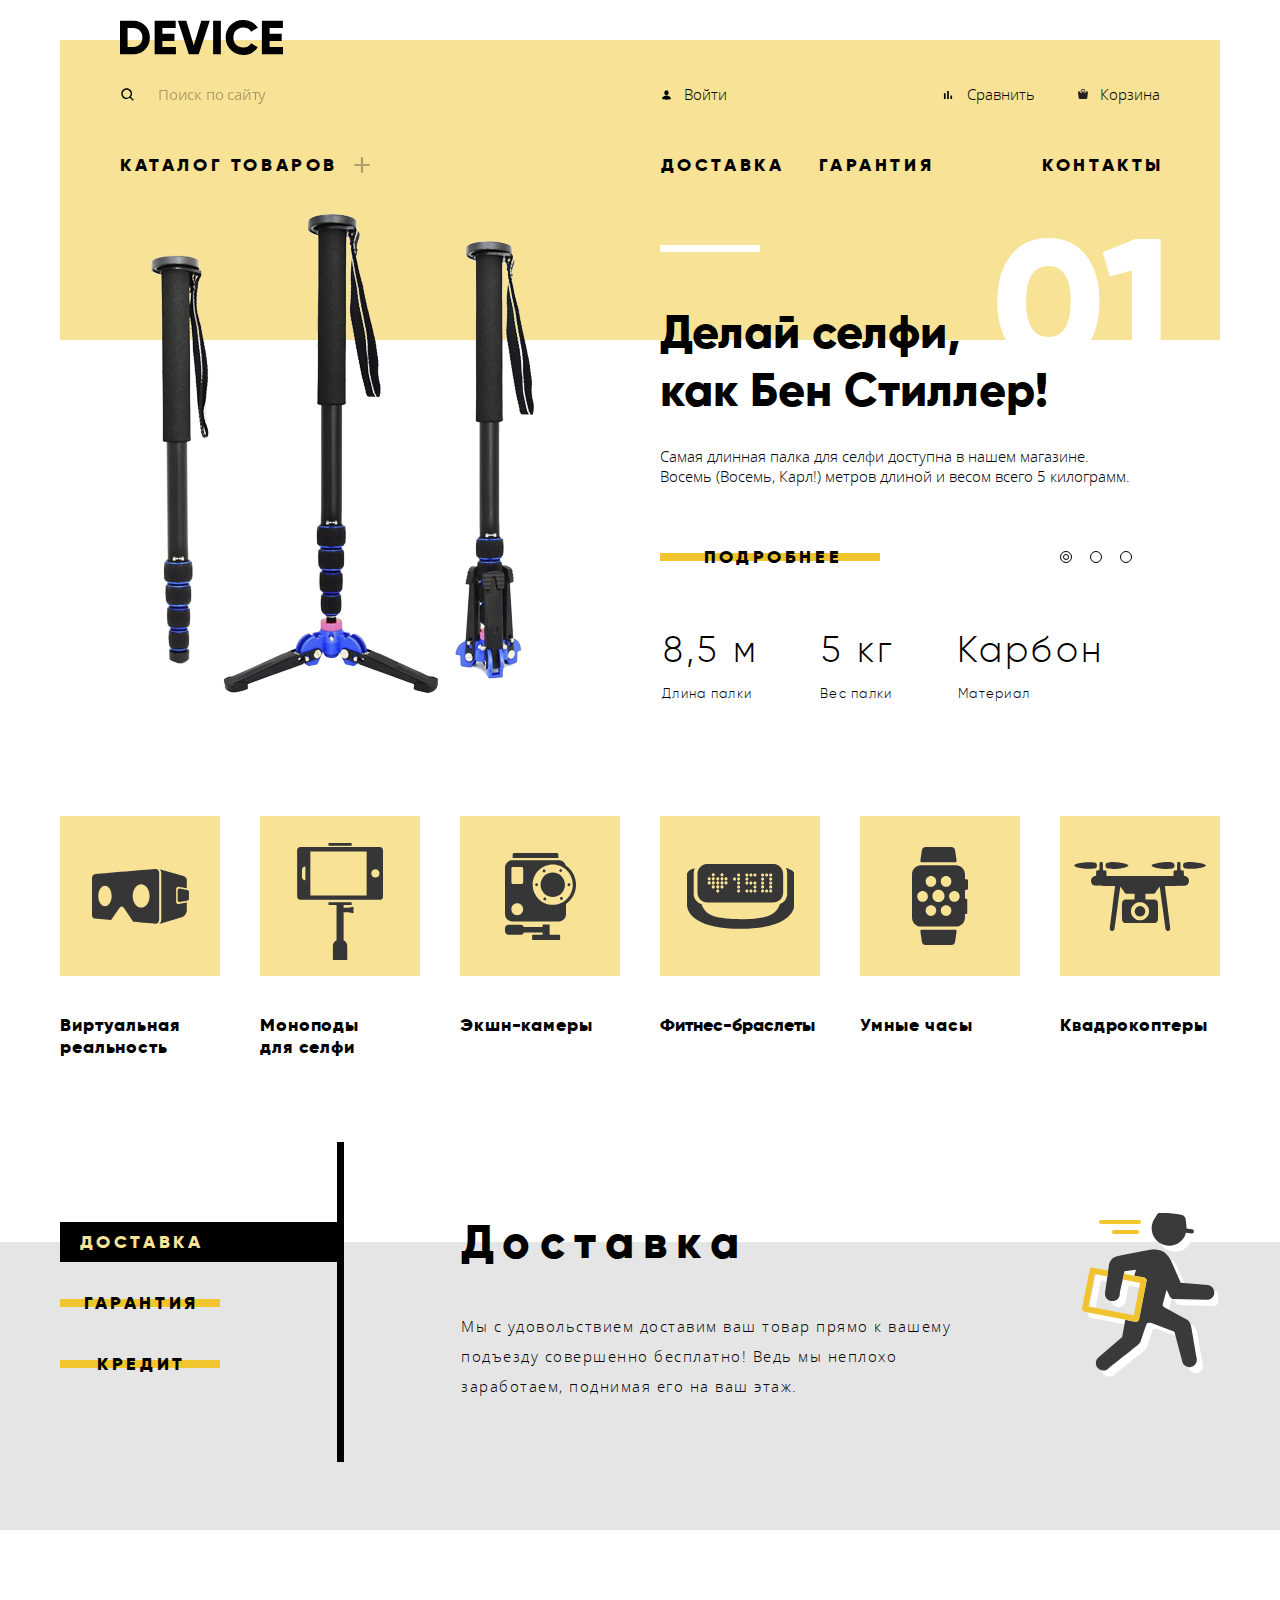
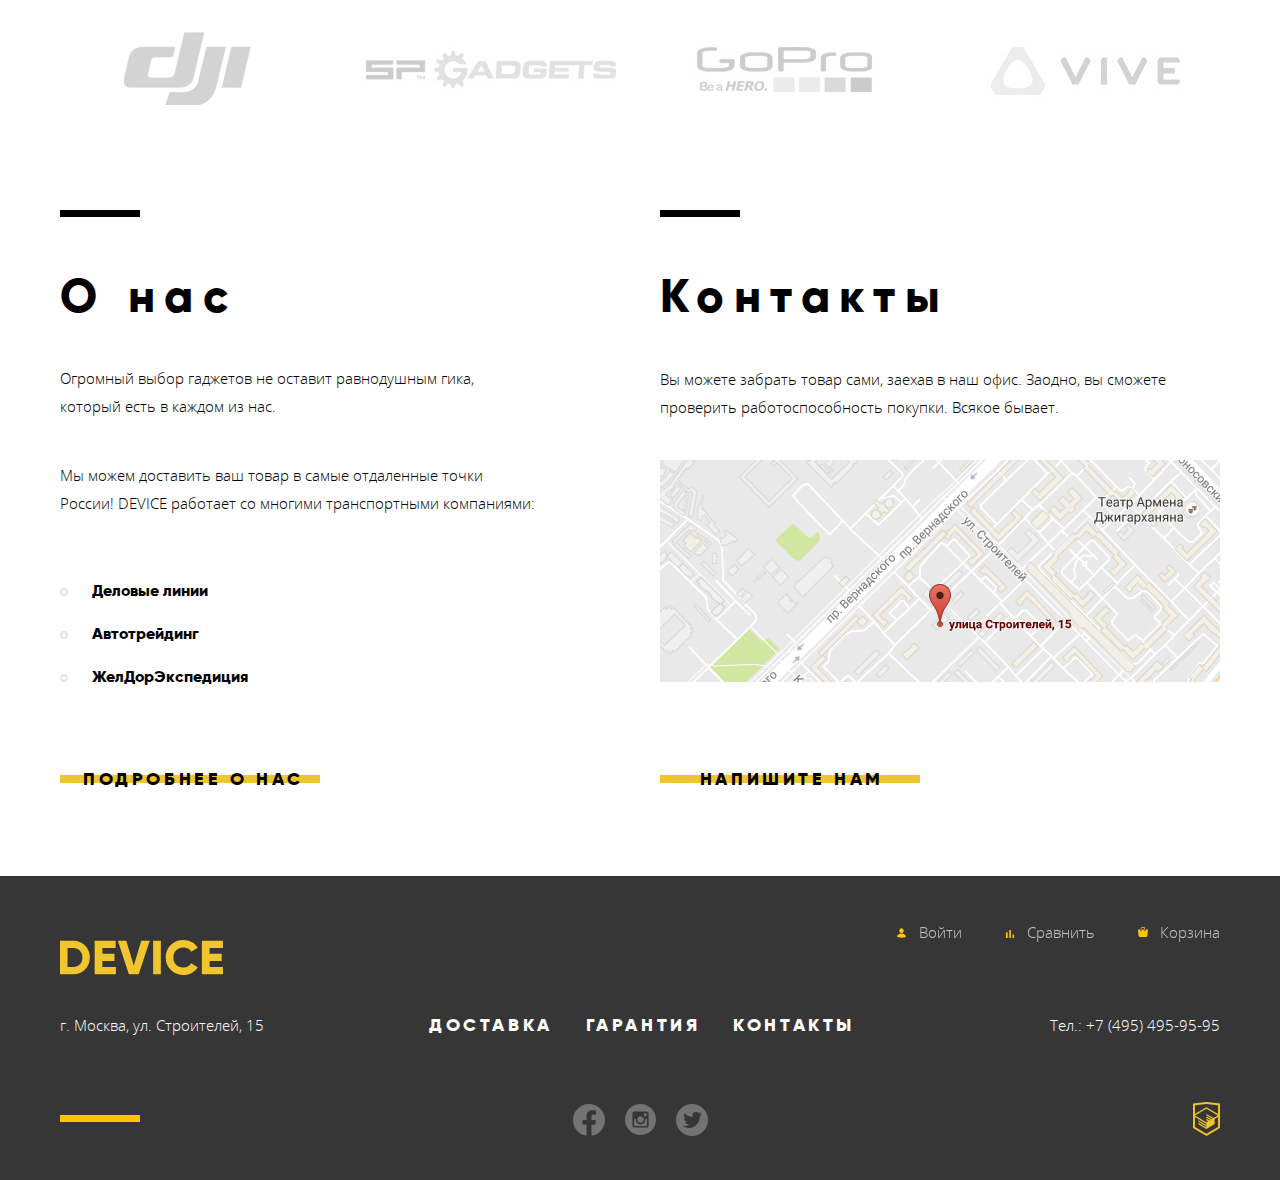
<file: index.html>
<!DOCTYPE html>
<html class="page" lang="ru">

<head>
  <meta charset="utf-8">
  <title>HTML Academy: Девайс</title>
  <link rel="stylesheet" href="css/normalize.css">
  <link rel="stylesheet" href="css/min.style.css">
</head>

<body class="page-body">
  <header class="main-header container">
    <nav class="main-navigation">
      <a class="main-header-logo">
        <img src="./img/logo-device-black.svg" alt="Логотип DEVICE" width="163" height="35">
      </a>

      <ul class="user-navigation">
        <li class="user-navigation-search">
          <form class="user-navigation-item user-navigation-search-form" action="https://echo.htmlacademy.ru" method="GET">
            <label for="user-search-input"></label>
            <input id="user-search-input" type="search" placeholder="Поиск по сайту">
            <button class="user-search-button" type="submit">Найти</button>
          </form>
        </li>
        <li class="user-navigation-login">
          <a class="user-navigation-item user-navigation-login-link" href="">Войти</a>
        </li>
        <li class="user-navigation-compare">
          <a class="user-navigation-item user-navigation-compare-link" href="">Сравнить</a>
        </li>
        <li class="user-navigation-cart">
          <a class="user-navigation-item user-navigation-cart-link" href="">Корзина</a>
        </li>
      </ul>

      <ul class="site-navigation">
        <li class="site-navigation-catalog">
          <a class="site-navigation-link" href="">Каталог товаров</a>
          <ul class="site-sub-navigation">
            <li>
              <a class="site-sub-navigation-link site-sub-navigation-vr" href="">Виртуальная реальность</a>
            </li>
            <li>
              <a class="site-sub-navigation-link site-sub-navigation-monopods" href="catalog.html">Моноподы для селфи</a>
            </li>
            <li>
              <a class="site-sub-navigation-link site-sub-navigation-action-cameras" href="">Экшн-камеры</a>
            </li>
            <li>
              <a class="site-sub-navigation-link site-sub-navigation-fitness-bracelets" href="">Фитнес-браслеты</a>
            </li>
            <li>
              <a class="site-sub-navigation-link site-sub-navigation-smart-watch" href="">Умные часы</a>
            </li>
            <li>
              <a class="site-sub-navigation-link site-sub-navigation-quadcopters" href="">Квадрокоптер</a>
            </li>
          </ul>
        </li>
        <li class="site-navigation-delivery">
          <a class="site-navigation-link" href="">Доставка</a>
        </li>
        <li class="site-navigation-warranty">
          <a class="site-navigation-link" href="">Гарантия</a>
        </li>
        <li class="site-navigation-contacts">
          <a class="site-navigation-link" href="">Контакты</a>
        </li>
      </ul>
    </nav>
  </header>

  <main>
    <h1 class="visually-hidden">Интернет-магазин гаджетов "DEVICE"</h1>

    <section class="promo-slider container">
      <h2 class="visually-hidden">Промо</h2>

      <ul class="promo-slider-controls">
        <li>
          <button class="promo-slider-control-button promo-control-slide-1 promo-slider-control-button-active" type="button" aria-label="Показать первый слайд"></button>
        </li>
        <li>
          <button class="promo-slider-control-button promo-control-slide-2" type="button" aria-label="Показать второй слайд"></button>
        </li>
        <li>
          <button class="promo-slider-control-button promo-control-slide-3" type="button" aria-label="Показать третий слайд"></button>
        </li>
      </ul>

      <ul class="promo-slider-list">
        <li class="promo-slider-item promo-slider-item-1 promo-slider-item-active">
          <img class="promo-slider-image" src="./img/promo-slide1.png" alt="Самая длинная палка для селфи" width="384" height="486">

          <div class="promo-slider-wrapper">
            <b class="promo-slider-heading">Делай селфи, как Бен Стиллер!</b>
            <p class="promo-slider-text">Самая длинная палка для селфи доступна в нашем магазине. Восемь (Восемь, Карл!) метров длиной и весом всего 5 килограмм.</p>

            <a class="button promo-slider-details" href="">Подробнее</a>

            <table class="promo-slider-info">
              <tbody>
                <tr class="heading-row">
                  <th class="promo-slider-info-heading">8,5 м</th>
                  <th class="promo-slider-info-heading">5 кг</th>
                  <th class="promo-slider-info-heading">Карбон</th>
                </tr>
                <tr class="description-row">
                  <td class="promo-slider-info-description">Длина палки</td>
                  <td class="promo-slider-info-description">Вес палки</td>
                  <td class="promo-slider-info-description">Материал</td>
                </tr>
              </tbody>
            </table>
          </div>
        </li>
        <li class="promo-slider-item promo-slider-item-2">
          <img class="promo-slider-image" src="./img/promo-slide2.png" alt="Фитнес-браслет" width="345" height="485">

          <div class="promo-slider-wrapper">
            <b class="promo-slider-heading">Худеем правильно!</b>
            <p class="promo-slider-text">Мотивирующие фитнес-браслеты помогут найти в себе силы не пропускать занятия и соблюдать диету.</p>

            <a class="button promo-slider-details" href="">Подробнее</a>

            <table class="promo-slider-info">
              <tbody>
                <tr class="heading-row">
                  <th class="promo-slider-info-heading">48 часов</th>
                </tr>
                <tr class="description-row">
                  <td class="promo-slider-info-description">Без подзарядки</td>
                </tr>
              </tbody>
            </table>
          </div>
        </li>
        <li class="promo-slider-item promo-slider-item-3">
          <img class="promo-slider-image" src="./img/promo-slide3.png" alt="Квадрокоптер с лазером" width="526" height="334">

          <div class="promo-slider-wrapper">
            <b class="promo-slider-heading">Порхает как бабочка, жалит как пчела!</b>
            <p class="promo-slider-text">Этот обычный, на первый взгляд, квадрокоптер оснащен мощным лазером, замаскированным под стандартную камеру.</p>

            <a class="button promo-slider-details" href="">Подробнее</a>

            <table class="promo-slider-info">
              <tbody>
                <tr class="heading-row">
                  <th class="promo-slider-info-heading">800 м</th>
                  <th class="promo-slider-info-heading">50 м</th>
                </tr>
                <tr class="description-row">
                  <td class="promo-slider-info-description">Дальность полета</td>
                  <td class="promo-slider-info-description">Радиус поражения</td>
                </tr>
              </tbody>
            </table>
          </div>
        </li>
      </ul>
    </section>

    <section class="goods container">
      <h2 class="visually-hidden">Популярные товары</h2>

      <ul class="goods-list">
        <li class="goods-item">
          <a class="goods-link goods-link-vr" href="catalog.html">
            <div class="goods-image-wrapper">
              <img src="./img/goods-vr.svg" alt="Очки VR" width="97" height="55">
            </div>
            <p class="goods-text">Виртуальная реальность</p>
          </a>
        </li>
        <li class="goods-item">
          <a class="goods-link goods-link-monopods" href="catalog.html">
            <div class="goods-image-wrapper">
              <img src="./img/goods-monopods.svg" alt="Монопод" width="86" height="117">
            </div>
            <p class="goods-text">Моноподы для селфи</p>
          </a>
        </li>
        <li class="goods-item">
          <a class="goods-link goods-link-camera" href="catalog.html">
            <div class="goods-image-wrapper">
              <img src="./img/goods-camera.svg" alt="Экшн-камера" width="71" height="87">
            </div>
            <p class="goods-text">Экшн-камеры</p>
          </a>
        </li>
        <li class="goods-item">
          <a class="goods-link goods-link-fitnes" href="catalog.html">
            <div class="goods-image-wrapper">
              <img src="./img/goods-fitnes.svg" alt="Фитнес-браслет" width="107" height="65">
            </div>
            <p class="goods-text">Фитнес-браслеты</p>
          </a>
        </li>
        <li class="goods-item">
          <a class="goods-link goods-link-watch" href="catalog.html">
            <div class="goods-image-wrapper">
              <img src="./img/goods-watch.svg" alt="Умные часы" width="56" height="98">
              </div>
            <p class="goods-text">Умные часы</p>
          </a>
        </li>
        <li class="goods-item">
          <a class="goods-link goods-link-copter" href="catalog.html">
            <div class="goods-image-wrapper">
              <img src="./img/goods-copter.svg" alt="Квадрокоптер" width="132" height="69">
            </div>
            <p class="goods-text">Квадрокоптеры</p>
          </a>
        </li>
      </ul>
    </section>

    <section class="services">
      <h2 class="visually-hidden">Наши сервисы</h2>

      <div class="services-wrapper container">
        <ul class="services-slider-controls">
          <li>
            <button class="button button-delivery button-active" type="button">Доставка</button>
          </li>
          <li>
            <button class="button button-warranty" type="button">Гарантия</button>
          </li>
          <li>
            <button class="button button-credit" type="button">Кредит</button>
          </li>
        </ul>

        <ul class="services-slider-list">
          <li class="services-slider-item services-slider-item-delivery services-slider-item-active">
            <h3 class="services-slider-item-title">Доставка</h3>
            <p class="services-slider-item-text">Мы с удовольствием доставим ваш товар прямо к вашему подъезду совершенно бесплатно! Ведь мы неплохо
              заработаем, поднимая его на ваш этаж.</p>
          </li>
          <li class="services-slider-item services-slider-item-warranty">
            <h3 class="services-slider-item-title">Гарантия</h3>
            <p class="services-slider-item-text">Если из-за возгорания купленного у нас товара у вас сгорит дом — не переживайте, мы выдадим вам
              новый.<br>Товар, не дом, конечно же.</p>
          </li>
          <li class="services-slider-item services-slider-item-credit">
            <h3 class="services-slider-item-title">Кредит</h3>
            <p class="services-slider-item-text">Залезть в долговую яму стало проще! Кредитные консультанты подберут для вас наиболее выгодные<br> условия
              кредита. Выгодные для нашего банка, разумеется.</p>
          </li>
        </ul>
      </div>
    </section>

    <section class="brands container">
      <h2 class="visually-hidden">Популярные бренды</h2>

      <ul class="brands-list">
        <li class="brands-item">
          <a class="brands-link" href="">
            <img class="brands-image" src="./img/brands-dji.png" alt="Логотип DJI" width="260" height="100">
          </a>
        </li>
        <li class="brands-item">
          <a class="brands-link" href="">
            <img class="brands-image" src="./img/brands-spg.png" alt="Логотип SP Gadgets" width="260" height="100">
          </a>
        </li>
        <li class="brands-item">
          <a class="brands-link" href="">
            <img class="brands-image" src="./img/brands-gopro.png" alt="Логотип GoPro" width="260" height="100">
          </a>
        </li>
        <li class="brands-item">
          <a class="brands-link" href="">
            <img class="brands-image" src="./img/brands-vive.png" alt="Логотип Vive" width="260" height="100">
          </a>
        </li>
      </ul>
    </section>

    <div class="index-columns container">
      <section class="about-us">
        <h2 class="about-us-heading">О нас</h2>

        <p class="about-us-text">Огромный выбор гаджетов не оставит равнодушным гика, который есть в каждом из нас.</p>
        <p class="about-us-text">Мы можем доставить ваш товар в самые отдаленные точки России! DEVICE работает со многими транспортными
          компаниями:</p>

        <ul class="about-us-delivery-list">
          <li class="about-us-delivery-item">Деловые линии</li>
          <li class="about-us-delivery-item">Автотрейдинг</li>
          <li class="about-us-delivery-item">ЖелДорЭкспедиция</li>
        </ul>
        <a class="button about-us-button" href="#">Подробнее о нас</a>
      </section>

      <section class="contacts">
        <h2 class="contacts-heading">Контакты</h2>

        <p class="contacts-text">Вы можете забрать товар сами, заехав в наш офис. Заодно, вы сможете проверить работоспособность покупки. Всякое
          бывает.</p>

        <a class="contacts-map" href="https://goo.gl/maps/cGRzY9wnjt29EsAc9">
          <img src="./img/map.jpg" alt="Улица Строителей, дом 15" width="560" height="222">
        </a>

        <a class="button contacts-button" href="writeus.html">Напишите нам</a>
      </section>
    </div>
  </main>

  <footer class="page-footer">
    <div class="footer-wrapper container">
      <a class="footer-logo">
        <img src="./img/logo-device-yellow.svg" alt="Логотип DEVICE" width="163" height="35">
      </a>

      <ul class="footer-user-list">
        <li class="footer-user-item">
          <span class="footer-user-icon footer-user-login-icon"></span>
          <a class="footer-user-link footer-user-login" href="">Войти</a>
        </li>
        <li class="footer-user-item">
          <span class="footer-user-icon footer-user-compare-icon"></span>
          <a class="footer-user-link footer-user-compare" href="">Сравнить</a>
        </li>
        <li class="footer-user-item">
          <span class="footer-user-icon footer-user-cart-icon"></span>
          <a class="footer-user-link footer-user-cart" href="">Корзина</a>
        </li>
      </ul>

      <p class="footer-adress">г. Москва, ул. Строителей, 15</p>

      <ul class="footer-services-list">
        <li>
          <a class="footer-services-link" href="">Доставка</a>
        </li>
        <li>
          <a class="footer-services-link" href="">Гарантия</a>
        </li>
        <li>
          <a class="footer-services-link" href="">Контакты</a>
        </li>
      </ul>

      <p class="footer-phone-number">Тел.: +7 (495) 495-95-95</p>

      <ul class="footer-social-list">
        <li>
          <a class="footer-social-link" href="">
            <img src="./img/icon-facebook.svg" alt="Facebook" width="32" height="32">
          </a>
        </li>
        <li>
          <a class="footer-social-link" href="">
            <img src="./img/icon-instagram.svg" alt="Instagram" width="31" height="31">
          </a>
        </li>
        <li>
          <a class="footer-social-link" href="">
            <img src="./img/icon-twitter.svg" alt="Twitter" width="32" height="32">
          </a>
        </li>
      </ul>

      <a class="footer-copyright" href="https://htmlacademy.ru/intensive/htmlcss">
        <img src="./img/logo-html.svg" alt="Ссылка на HTML Academy" width="27" height="34">
      </a>
    </div>
  </footer>

  <section class="modal modal-write-us">
    <h2 class="visually-hidden">Напишите нам</h2>

    <form class="write-us-form" action="https://echo.htmlacademy.ru" method="POST">
      <div class="write-us-item">
        <label for="name">Ваше имя:</label>
        <input type="text" name="full-name" placeholder="Имя Фамилия" id="name">
      </div>

      <div class="write-us-item">
        <label for="email">Ваш e-mail:</label>
        <input type="email" name="email" placeholder="email@example.com" id="email">
      </div>

      <div class="write-us-item item-textarea">
        <label for="text">Текст письма:</label>
        <textarea name="text" id="text" cols="30" rows="10" placeholder="В свободной форме"></textarea>
      </div>

      <button class="button write-us-button" type="submit">Отправить</button>
    </form>

    <button class="modal-close" type="button" aria-label="Закрыть окно"></button>
  </section>

  <section class="modal modal-map">
    <h2 class="visually-hidden">Как до нас добраться</h2>

    <iframe src="https://www.google.com/maps/embed?pb=!1m18!1m12!1m3!1d7349.881474940834!2d37.52584762616235!3d55.686168660820705!2m3!1f0!2f0!3f0!3m2!1i1024!2i768!4f13.1!3m3!1m2!1s0x46b54cf65f5c8955%3A0x694710ccd55501e!2z0YPQuy4g0KHRgtGA0L7QuNGC0LXQu9C10LksIDE1LCDQnNC-0YHQutCy0LAsIDExOTMxMQ!5e0!3m2!1sru!2sru!4v1603738306732!5m2!1sru!2sru" allowfullscreen="" aria-hidden="false" tabindex="0"></iframe>

    <button class="modal-close" type="button" aria-label="Закрыть окно"></button>
  </section>

  <script src="js/min.main.js"></script>
</body>

</html>
</file>
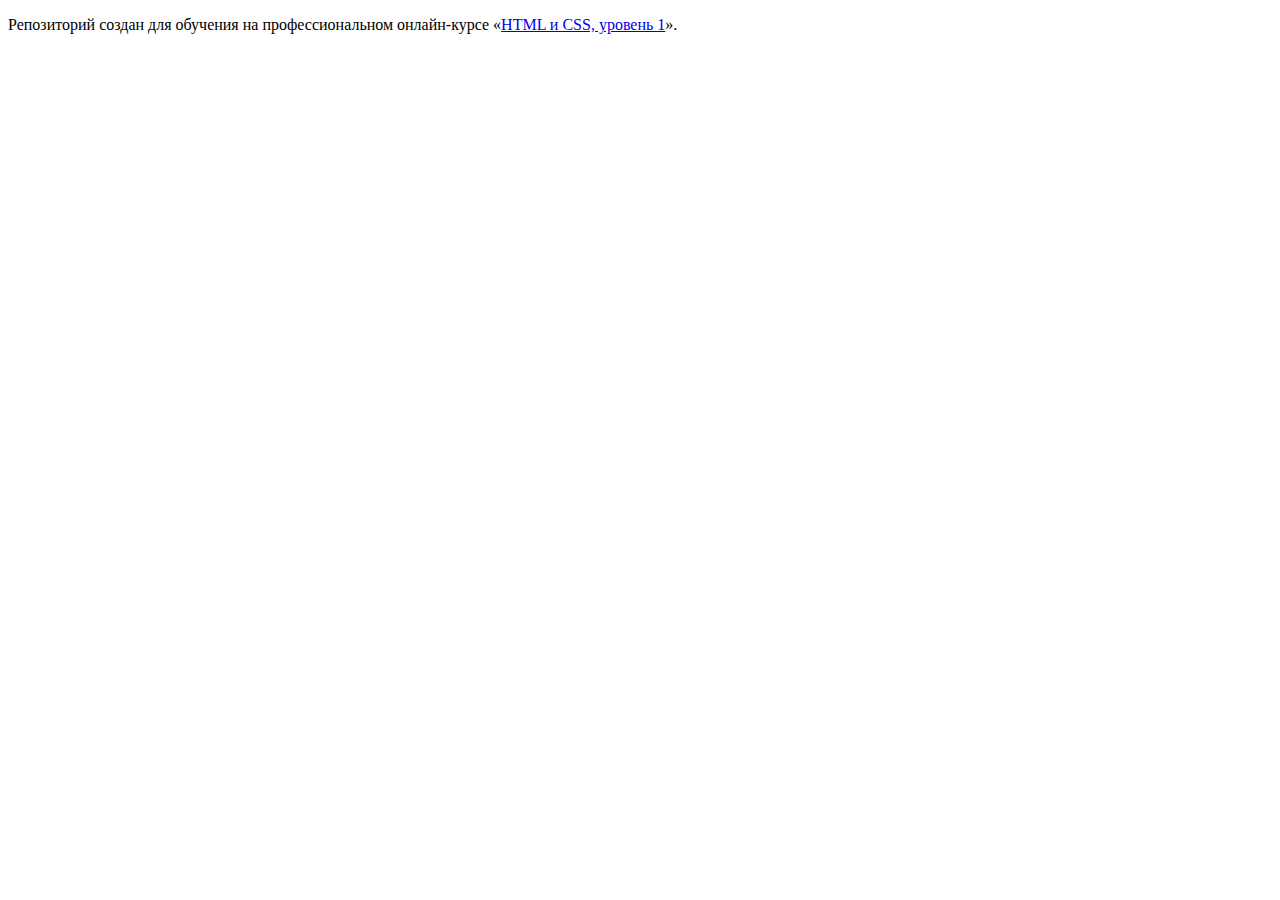
<file: master/index.html>
<!DOCTYPE html>
<html lang="ru">
  <head>
    <meta charset="utf-8">
    <title>HTML Academy: Девайс</title>
    <base href="https://htmlacademy-htmlcss.github.io/1569955-device-29/master/">
</head>
  <body>

    <p>Репозиторий создан для обучения на профессиональном онлайн‑курсе «<a href="https://htmlacademy.ru/intensive/htmlcss">HTML и CSS, уровень 1</a>».</p>

  </body>
</html>
</file>
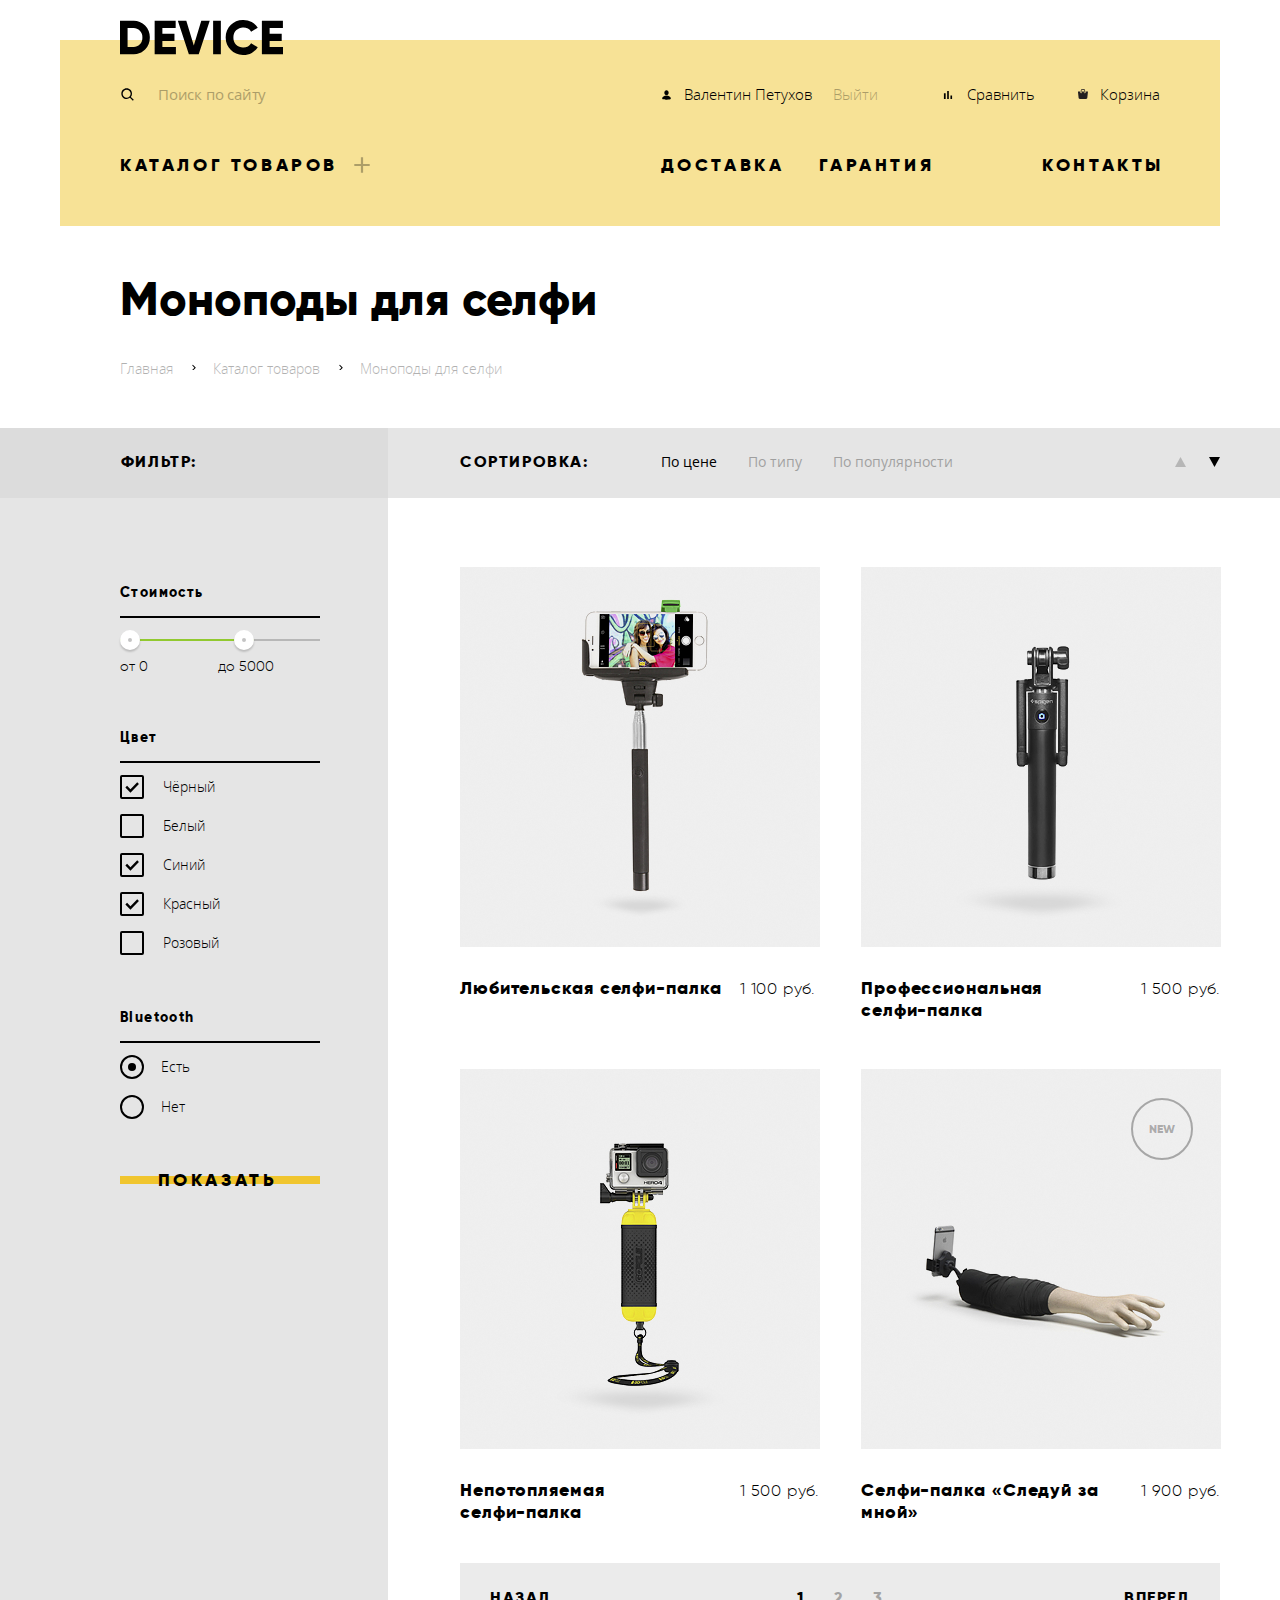
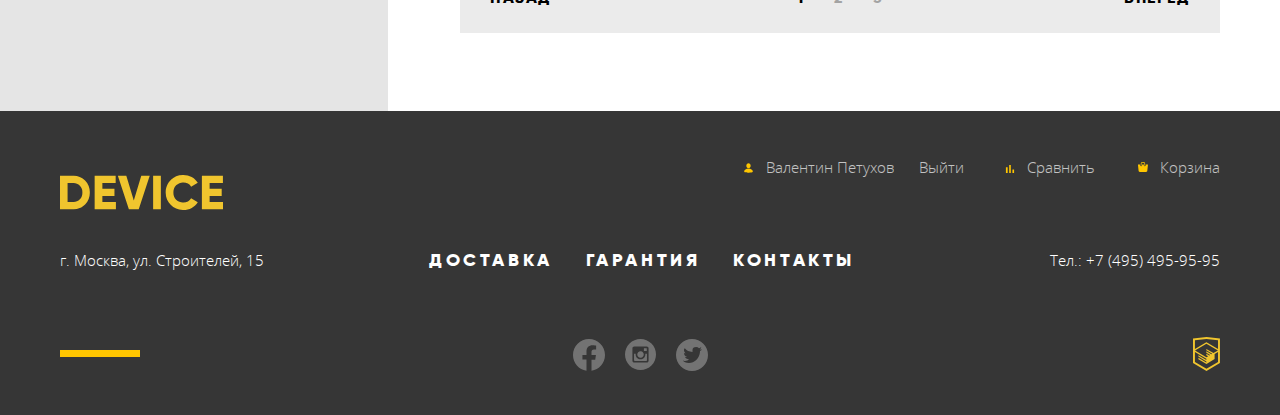
<file: catalog.html>
<!DOCTYPE html>
<html class="page" lang="ru">

<head>
  <meta charset="utf-8">
  <title>HTML Academy: Девайс</title>
  <link rel="stylesheet" href="css/normalize.css">
  <link rel="stylesheet" href="css/min.style.css">
</head>

<body class="page-body inner-page">
  <header class="main-header container">
    <nav class="main-navigation">
      <a class="main-header-logo" href="index.html">
        <img src="./img/logo-device-black.svg" alt="Логотип DEVICE" width="163" height="35">
      </a>

      <ul class="user-navigation">
        <li class="user-navigation-search">
          <form class="user-navigation-item user-navigation-search-form" action="https://echo.htmlacademy.ru" method="GET">
            <label for="user-search-input"></label>
            <input id="user-search-input" type="search" placeholder="Поиск по сайту">
            <button class="user-search-button" type="submit">Найти</button>
          </form>
        </li>
        <li class="user-navigation-login">
          <a class="user-navigation-item user-navigation-name" href="https://htmlacademy.ru/profile/id1569955">Валентин Петухов</a>
          <a class="user-navigation-item user-navigation-logout" href="">Выйти</a>
        </li>
        <li class="user-navigation-compare">
          <a class="user-navigation-item user-navigation-compare-link" href="">Сравнить</a>
        </li>
        <li class="user-navigation-cart">
          <a class="user-navigation-item user-navigation-cart-link" href="">Корзина</a>
        </li>
      </ul>

      <ul class="site-navigation">
        <li class="site-navigation-catalog">
          <a class="site-navigation-link" href="">Каталог товаров</a>
          <ul class="site-sub-navigation">
            <li>
              <a class="site-sub-navigation-link site-sub-navigation-vr" href="">Виртуальная реальность</a>
            </li>
            <li>
              <a class="site-sub-navigation-link site-sub-navigation-monopods">Моноподы для селфи</a>
            </li>
            <li>
              <a class="site-sub-navigation-link site-sub-navigation-action-cameras" href="">Экшн-камеры</a>
            </li>
            <li>
              <a class="site-sub-navigation-link site-sub-navigation-fitness-bracelets" href="">Фитнес-браслеты</a>
            </li>
            <li>
              <a class="site-sub-navigation-link site-sub-navigation-smart-watch" href="">Умные часы</a>
            </li>
            <li>
              <a class="site-sub-navigation-link site-sub-navigation-quadcopters" href="">Квадрокоптер</a>
            </li>
          </ul>
        </li>
        <li class="site-navigation-delivery">
          <a class="site-navigation-link" href="">Доставка</a>
        </li>
        <li class="site-navigation-warranty">
          <a class="site-navigation-link" href="">Гарантия</a>
        </li>
        <li class="site-navigation-contacts">
          <a class="site-navigation-link" href="">Контакты</a>
        </li>
      </ul>
    </nav>
  </header>

  <main class="page-catalog">
    <h1>Моноподы для селфи</h1>

    <ul class="breadcrumbs-list">
      <li>
        <a class="breadcrumbs-link" href="index.html">Главная</a>
      </li>
      <li>
        <a class="breadcrumbs-link" href="">Каталог товаров</a>
      </li>
      <li>
        <a class="breadcrumbs-link">Моноподы для селфи</a>
      </li>
    </ul>

    <section class="filter">
      <h2>Фильтр:</h2>

      <form class="filter-form" method="POST" action="https://echo.htmlacademy.ru">
        <fieldset class="filter-item filter-cost">
          <legend class="filter-title">Стоимость</legend>
          <div class="filter-range">
            <div class="range-controls">
              <div class="scale">
                <div class="bar" style="width: 67%; margin-left: 0%">
                  <button class="toggle toggle-min" type="button" aria-label="Кнопка-ползунок Минимальная цена"></button>
                  <button class="toggle toggle-max" type="button" aria-label="Кнопка-ползунок Максимальная цена"></button>
                </div>
              </div>

            </div>
            <div class="price-controls">
              <label class="min-price">
                от <input type="number" name="min-price" value="0">
              </label>
              <label class="max-price">
                до <input type="number" name="max-price" value="5000">
              </label>
            </div>
          </div>
        </fieldset>

        <fieldset class="filter-item filter-color">
          <legend class="filter-title">Цвет</legend>
          <ul class="filter-color-list">
            <li class="color-list-item">
              <input class="visually-hidden color-check" type="checkbox" id="color-black" name="Чёрный" checked>
              <label class="color-text" for="color-black">Чёрный</label>
            </li>
            <li class="color-list-item">
              <input class="visually-hidden color-check" type="checkbox" id="color-white" name="Белый">
              <label class="color-text" for="color-white">Белый</label>
            </li>
            <li class="color-list-item">
              <input class="visually-hidden color-check" type="checkbox" id="color-blue" name="Синий" checked>
              <label class="color-text" for="color-blue">Синий</label>
            </li>
            <li class="color-list-item">
              <input class="visually-hidden color-check" type="checkbox" id="color-red" name="Красный" checked>
              <label class="color-text" for="color-red">Красный</label>
            </li>
            <li class="color-list-item">
              <input class="visually-hidden color-check" type="checkbox" id="color-pink" name="Розовый">
              <label class="color-text" for="color-pink">Розовый</label>
            </li>
          </ul>
        </fieldset>

        <fieldset class="filter-item filter-bluetooth">
          <legend class="filter-title">Bluetooth</legend>
          <ul class="filter-bluetooth-list">
            <li class="bluetooth-list-item">
              <input class="visually-hidden bluetooth-radio" id="bluetooth-yes" name="bluetooth" type="radio" value="yes" checked>
              <label class="bluetooth-text" for="bluetooth-yes">Есть</label>
            </li>
            <li class="bluetooth-list-item">
              <input class="visually-hidden bluetooth-radio" id="bluetooth-no" name="bluetooth" type="radio" value="no">
              <label class="bluetooth-text" for="bluetooth-no">Нет</label>
            </li>
          </ul>
        </fieldset>
        <button type="submit" class="filter-button button">Показать</button>
    </form>
    </section>

    <section class="sort">
      <h2>Сортировка:</h2>

      <ul class="sort-list">
        <li>
          <a class="sort-item sort-list-correct" href="">По цене</a>
        </li>
        <li>
          <a class="sort-item" href="">По типу</a>
        </li>
        <li>
          <a class="sort-item" href="">По популярности</a>
        </li>
      </ul>

      <ul class="sort-list-direction">
        <li>
          <a class="sort-list-direction-ascending" href="" aria-label="По возрастанию"></a>
        </li>
        <li>
          <a class="sort-list-direction-descending sort-list-direction-correct" href="" aria-label="По убыванию"></a>
        </li>
      </ul>
    </section>

    <section class="catalog">
      <h2 class="visually-hidden">Каталог товаров</h2>

      <ul class="catalog-list">
        <li class="catalog-item">
          <article>
            <h3 class="visually-hidden">Любительская селфи-палка</h3>

            <p class="catalog-item-image-wrapper">
              <img src="./img/simple-selfie-stick.jpg" alt="Селфи-палка" width="360" height="380">
            </p>

            <p class="catalog-item-price-wrapper">
              <a class="catalog-item-title" href="">Любительская селфи-палка</a>
              <span class="catalog-item-price">1 100 руб.</span>
            </p>

            <p class="catalog-item-cart-wrapper">
              <a class="button" href="">В корзину</a>
              <a class="catalog-to-compare" href="">Добавить к сравнению</a>
            </p>
          </article>
        </li>
        <li class="catalog-item">
          <article>
            <h3 class="visually-hidden">Профессиональная селфи-палка</h3>

            <p class="catalog-item-image-wrapper">
              <img src="./img/professional-selfie-stick.jpg" alt="Профессиональная селфи-палка" width="360" height="380">
            </p>

            <p class="catalog-item-price-wrapper">
              <a class="catalog-item-title" href="">Профессиональная<br>селфи-палка</a>
              <span class="catalog-item-price">1 500 руб.</span>
            </p>

            <p class="catalog-item-cart-wrapper">
              <a class="button" href="">В корзину</a>
              <a class="catalog-to-compare" href="">Добавить к сравнению</a>
            </p>
          </article>
        </li>
        <li class="catalog-item">
          <article>
            <h3 class="visually-hidden">Непотопляемая селфи-палка</h3>

            <p class="catalog-item-image-wrapper">
              <img src="./img/unsinkable-selfie-stick.jpg" alt="Непотопляемая селфи-палка" width="360" height="380">
            </p>

            <p class="catalog-item-price-wrapper">
              <a class="catalog-item-title" href="">Непотопляемая<br>селфи-палка</a>
              <span class="catalog-item-price">1 500 руб.</span>
            </p>

            <p class="catalog-item-cart-wrapper">
              <a class="button" href="">В корзину</a>
              <a class="catalog-to-compare" href="">Добавить к сравнению</a>
            </p>
          </article>
        </li>
        <li class="catalog-item mark-new">
          <article>
            <h3 class="visually-hidden">Селфи-палка «Следуй за мной»</h3>

            <p class="catalog-item-image-wrapper">
              <img src="./img/follow-me-selfie-stick.jpg" alt="Селфи-палка «Следуй за мной»" width="360" height="380">
            </p>

            <p class="catalog-item-price-wrapper">
              <a class="catalog-item-title" href="">Селфи-палка «Следуй за мной»</a>
              <span class="catalog-item-price">1 900 руб.</span>
            </p>

            <p class="catalog-item-cart-wrapper">
              <a class="button" href="">В корзину</a>
              <a class="catalog-to-compare" href="">Добавить к сравнению</a>
            </p>
          </article>
        </li>
      </ul>

      <ul class="catalog-pagination-list">
        <li>
          <a class="pagination-back" href="">Назад</a>
        </li>
        <li>
          <ul class="pagination-page-list">
            <li>
              <a class="pagination-page pagination-page-active">1</a>
            </li>
            <li>
              <a class="pagination-page" href="">2</a>
            </li>
            <li>
              <a class="pagination-page" href="">3</a>
            </li>
          </ul>
        </li>
        <li>
          <a class="pagination-next" href="">Вперед</a>
        </li>
      </ul>
    </section>
  </main>

  <footer class="page-footer">
    <div class="footer-wrapper container">
      <a class="footer-logo" href="index.html">
        <img src="./img/logo-device-yellow.svg" alt="Логотип DEVICE" width="163" height="35">
      </a>

      <ul class="footer-user-list">
        <li class="footer-user-item">
          <span class="footer-user-icon footer-user-login-icon"></span>
          <a class="footer-user-link footer-user-name" href="https://htmlacademy.ru/profile/id1569955">Валентин Петухов</a>
        </li>
        <li class="footer-user-item">
          <a class="footer-user-link footer-user-logout" href="">Выйти</a>
        </li>
        <li class="footer-user-item">
          <span class="footer-user-icon footer-user-compare-icon"></span>
          <a class="footer-user-link footer-user-compare" href="">Сравнить</a>
        </li>
        <li class="footer-user-item">
          <span class="footer-user-icon footer-user-cart-icon"></span>
          <a class="footer-user-link footer-user-cart" href="">Корзина</a>
        </li>
      </ul>

      <p class="footer-adress">г. Москва, ул. Строителей, 15</p>

      <ul class="footer-services-list">
        <li>
          <a class="footer-services-link" href="">Доставка</a>
        </li>
        <li>
          <a class="footer-services-link" href="">Гарантия</a>
        </li>
        <li>
          <a class="footer-services-link" href="">Контакты</a>
        </li>
      </ul>

      <p class="footer-phone-number">Тел.: +7 (495) 495-95-95</p>

      <ul class="footer-social-list">
        <li>
          <a class="footer-social-link" href="">
            <img src="./img/icon-facebook.svg" alt="Facebook" width="32" height="32">
          </a>
        </li>
        <li>
          <a class="footer-social-link" href="">
            <img src="./img/icon-instagram.svg" alt="Instagram" width="31" height="31">
          </a>
        </li>
        <li>
          <a class="footer-social-link" href="">
            <img src="./img/icon-twitter.svg" alt="Twitter" width="32" height="32">
          </a>
        </li>
      </ul>

      <a class="footer-copyright" href="https://htmlacademy.ru/intensive/htmlcss">
        <img src="./img/logo-html.svg" alt="Ссылка на HTML Academy" width="27" height="34">
      </a>
    </div>
  </footer>

  <script src="js/min.main.js"></script>
</body>
</file>
<file: css/min.style.css>
@-webkit-keyframes bounce{0%{transform:translateY(-2000px)}50%{transform:translateY(30px)}70%{transform:translateY(-10px)}to{transform:translateY(0)}}@keyframes bounce{0%{transform:translateY(-2000px)}50%{transform:translateY(30px)}70%{transform:translateY(-10px)}to{transform:translateY(0)}}@-webkit-keyframes shake{0%,to{transform:translateX(0)}10%,30%,50%,70%,90%{transform:translateX(-10px)}20%,40%,60%,80%{transform:translateX(10px)}}@keyframes shake{0%,to{transform:translateX(0)}10%,30%,50%,70%,90%{transform:translateX(-10px)}20%,40%,60%,80%{transform:translateX(10px)}}@font-face{font-family:"Open Sans";font-style:normal;font-weight:400;font-display:swap;src:local("Open Sans"),local("OpenSans"),url(../fonts/opensans.woff2) format("woff2"),url(../fonts/opensans.woff) format("woff")}@font-face{font-family:"Open Sans";font-style:normal;font-weight:300;font-display:swap;src:local("Open Sans Light"),local("OpenSans-Light"),url(../fonts/opensanslight.woff2) format("woff2"),url(../fonts/opensanslight.woff) format("woff")}@font-face{font-family:"Gilroy";font-style:normal;font-weight:300;font-display:swap;src:local("Gilroy Light"),local("Gilroy-Light"),url(../fonts/gilroylight.woff2) format("woff2"),url(../fonts/gilroylight.woff) format("woff")}@font-face{font-family:"Gilroy";font-style:normal;font-weight:800;font-display:swap;src:local("Gilroy Extra Bold"),local("Gilroy-Extra-Bold"),url(../fonts/gilroyextrabold.woff2) format("woff2"),url(../fonts/gilroyextrabold.woff) format("woff")}:root{--basic-black: #000000;--basic-white: #ffffff;--basic-dark: #363636;--basic-grey: #464646;--basic-half-grey: #7e7e7e;--basic-grey-light: #e5e5e5;--basic-grey-dark: #dcdcdc;--special-yellow-dark: #f0c52e;--special-yellow-light: #FFC600;--special-yellow: #f7e296;--special-green: #91c92f;--special-pink: #f6dada;--special-gray: #c4c4c4;--special-gray-light: #a6a6a6;--special-gray-extra-light: #ebebeb;--special-gray-dark: #d9d9d9;--special-gray-extra-dark: #f2f2f2;--special-half-gray: #eaeaea}a,body{color:var(--basic-black)}body{min-width:1200px;margin:0;padding:0;font-family:"Gilroy",Arial,sans-serif;font-size:18px;line-height:22px;font-weight:800;font-style:normal;background-color:var(--basic-white)}a{text-decoration:none}img{max-width:100%;height:auto}.visually-hidden{position:absolute;width:1px;height:1px;margin:-1px;border:0;padding:0;white-space:nowrap;-webkit-clip-path:inset(100%);clip-path:inset(100%);clip:rect(0 0 0 0);overflow:hidden}.page{height:100%}.page-body{min-height:100%;display:grid;grid-template-rows:-webkit-min-content 1fr -webkit-min-content;grid-template-rows:min-content 1fr min-content;align-content:start}.container{width:1040px;margin:0 auto;padding:0 60px}.button{display:inline-block;box-sizing:border-box;width:220px;height:40px;margin-top:45px;text-align:center;vertical-align:middle;padding-top:9px;padding-bottom:9px;font-size:18px;line-height:22px;font-weight:800;color:var(--basic-black);letter-spacing:.2em;text-transform:uppercase;background:linear-gradient(to bottom,transparent 16px,var(--special-yellow-dark) 16px,var(--special-yellow-dark) 24px,transparent 17px);border:0}.button:focus,.button:hover{background-color:var(--special-yellow-dark);outline:0}.button:active{color:rgba(0,0,0,.3)}.main-header{position:relative;box-sizing:border-box;width:1160px;min-height:300px;margin-top:40px;padding-bottom:150px;background-color:var(--special-yellow)}.main-header::after{content:"";position:absolute;width:100px;height:7px;bottom:88px;right:460px;background-color:var(--basic-white)}.main-navigation{display:grid}.main-header-logo{display:block;width:163px;margin-top:-20px}.main-header-logo:focus,.main-header-logo:hover{opacity:.6}.main-header-logo:active{opacity:.3}.user-navigation{position:relative;display:flex;flex-wrap:wrap;justify-content:start;min-height:35px;padding:0;margin:24px 0 0;font-family:"Open Sans",Arial,sans-serif;font-weight:300;font-size:15px;line-height:20px;list-style:none}.user-navigation-item{margin:0 35px}.user-navigation-item:focus,.user-navigation-item:hover{opacity:.6}.user-navigation-item:active{opacity:.3}.user-navigation-search-form{position:relative;min-width:440px;margin-left:0;color:var(--basic-black)}.user-navigation-search-form:hover{opacity:1}.user-navigation-search-form label::before{content:"";position:absolute;left:0;top:3px;width:16px;height:16px;background-color:transparent;background-image:url(../img/icon-search.svg);background-repeat:no-repeat;cursor:pointer}.user-navigation-search-form input{width:358px;padding-left:38px;padding-bottom:14px;letter-spacing:-.2px;background-color:transparent;border:0}input::-webkit-input-placeholder{color:var(--basic-black);opacity:.3}input::-moz-placeholder{color:var(--basic-black);opacity:.3}input::placeholder{color:var(--basic-black);opacity:.3}.user-navigation-search-form:hover input::-webkit-input-placeholder{opacity:.6}.user-navigation-search-form:hover input::-moz-placeholder{opacity:.6}.user-navigation-search-form:hover input::placeholder{opacity:.6}.user-navigation-search-form input:focus{outline:0;border-bottom:2px solid var(--basic-black)}.user-navigation-search-form input[type=search]::-webkit-search-cancel-button,.user-navigation-search-form input[type=search]::-webkit-search-decoration,.user-navigation-search-form input[type=search]::-webkit-search-results-button,.user-navigation-search-form input[type=search]::-webkit-search-results-decoration{display:none}.user-navigation-search-form button{display:none;width:84px;height:50px;padding:0;margin:-15.5px 0 0 -5px;font-family:Open Sans;font-style:normal;font-weight:300;font-size:15px;line-height:20px;text-transform:uppercase;vertical-align:top;color:var(--basic-black);background-color:transparent;border-radius:0;border:2px solid var(--basic-black);cursor:pointer}.user-navigation-search-form:focus-within>.user-search-button{display:inline-block;vertical-align:top}.user-navigation-search-form button:focus,.user-navigation-search-form button:hover{color:var(--basic-white);background-color:var(--basic-black);outline:0}.user-navigation-search-form button:active{color:rgba(255,255,255,.3);border-radius:0;outline:0}.user-navigation-login-link{position:relative;padding-left:25px;margin-left:64px}.user-navigation-cart-link::before,.user-navigation-compare-link::before,.user-navigation-login-link::before{content:"";position:absolute;width:13px;height:14px;top:4px;left:1px;background-image:url(../img/icon-user-black.svg);background-repeat:no-repeat}.user-navigation-logout{opacity:.3}.user-navigation-compare{margin-left:auto}.user-navigation-compare-link{position:relative;margin-right:30px;margin-left:0;padding-left:35px}.user-navigation-cart-link::before,.user-navigation-compare-link::before{width:14px;left:9px;background-image:url(../img/icon-compare-black.svg)}.user-navigation-cart-link{position:relative;margin:0;padding-left:35px}.user-navigation-cart-link::before{width:10px;height:10px;top:5px;left:13px;background-image:url(../img/icon-cart-black.svg)}.site-navigation{display:flex;justify-content:space-between;flex-wrap:wrap;padding:0;margin:35px 0 0;text-transform:uppercase;letter-spacing:.2em;list-style:none}.site-navigation-catalog{position:relative;padding-right:38px;letter-spacing:.2em}.site-navigation-catalog::after{content:"";position:absolute;width:22px;height:22px;top:0;right:3px;background-image:url(../img/icon-plus.svg);background-repeat:no-repeat}.site-navigation-delivery{margin-left:auto;margin-right:35px}.site-navigation-warranty{margin-right:108px}.site-navigation-contacts{margin-right:-4px}.site-navigation-link:focus,.site-navigation-link:hover{opacity:.6}.site-navigation-link:active{opacity:.3}.site-navigation-link:focus::after,.site-navigation-link:hover::after{opacity:1}.site-navigation-catalog:focus-within>.site-sub-navigation,.site-navigation-catalog:hover>.site-sub-navigation{display:flex}.site-navigation-link:focus+.site-sub-navigation,.site-navigation-link:hover+.site-sub-navigation,.site-sub-navigation:focus,.site-sub-navigation:hover{display:flex}.site-sub-navigation{position:absolute;display:none;flex-direction:column;justify-content:flex-start;align-content:flex-start;flex-wrap:wrap;box-sizing:border-box;min-width:1160px;height:164px;margin-left:-60px;padding:20px 0;left:auto;right:auto;z-index:3;background-color:var(--special-yellow);font-family:"Open Sans",Arial,sans-serif;text-transform:none;font-weight:300;font-size:15px;line-height:20px;letter-spacing:.1px;list-style:none}.site-sub-navigation-link{display:inline-block;margin:10px 1px 6px 60px;vertical-align:middle}.site-sub-navigation-link:focus,.site-sub-navigation-link:hover{opacity:.6}.site-sub-navigation-link:active{opacity:.3}.site-sub-navigation-quadcopters{height:20px;margin-bottom:100px}.promo-slider{position:relative;min-height:485px;margin-top:-130px;margin-bottom:96px;z-index:2}.promo-slider-list{margin:0;padding:0;min-height:510px;list-style:none}.promo-slider-item{display:none;position:relative;grid-template-columns:1fr 1fr;-moz-column-gap:40px;column-gap:40px}.promo-slider-item-active{display:grid}.promo-slider-item-1::before,.promo-slider-item-2::before,.promo-slider-item-3::before{content:"01";font-weight:800;font-size:179px;line-height:219px;text-transform:uppercase;position:absolute;z-index:-1;top:-17px;right:-13px;color:var(--basic-white)}.promo-slider-item-2::before,.promo-slider-item-3::before{content:"02";top:-16px;right:-7px}.promo-slider-item-3::before{content:"03"}.promo-slider-item-1 .promo-slider-image{margin-left:30px}.promo-slider-item-2 .promo-slider-image{margin-left:56px;margin-top:27px}.promo-slider-item-3 .promo-slider-image{max-width:526px;margin-left:-30px;margin-top:83px}.promo-slider-heading{display:block;margin-top:93px;padding-right:110px;font-weight:800;font-size:47px;line-height:58px}.promo-slider-text{margin-top:27px;padding-right:28px;font-family:"Open Sans",Arial,sans-serif;font-weight:300;font-size:15px;line-height:20px}.promo-slider-item-2 .promo-slider-text,.promo-slider-item-3 .promo-slider-text{padding-right:48px}.promo-slider-item-3 .promo-slider-heading{padding-right:0}.promo-slider-controls-wrapper{display:flex;justify-content:space-between}.promo-slider-details{margin-top:36px;padding-left:6px}.promo-slider-controls{position:absolute;display:flex;justify-content:space-between;width:72px;margin:0;padding:0;bottom:153px;right:88px;z-index:3;list-style:none}.promo-slider-control-button{position:relative;width:12px;height:12px;background-color:transparent;border:0;cursor:pointer}.promo-slider-control-button-active::after,.promo-slider-control-button::before{content:"";position:absolute;top:0;left:0;box-sizing:border-box;width:12px;height:12px;background-color:transparent;border:1px solid var(--basic-black);border-radius:50%}.promo-slider-control-button-active::after{top:3px;left:3px;width:6px;height:6px}.promo-slider-info{display:block;width:444px;margin-top:49px}.heading-row{display:flex;flex-wrap:wrap;justify-content:space-between;width:443px}.promo-slider-item-3 .heading-row{width:284px}.description-row{display:flex;flex-wrap:wrap;width:470px;margin-top:13px;margin-left:-1px;min-width:371px}.promo-slider-info-heading{font-weight:300;font-size:36px;line-height:42px;letter-spacing:3.2px}.promo-slider-info-description{min-width:140px;margin-right:16px;font-weight:300;font-size:13px;line-height:15px;letter-spacing:.1em}.promo-slider-info-description:nth-child(2){min-width:136px;margin-right:0}.promo-slider-item-3 .promo-slider-info-description{margin-right:52px}.goods{width:1160px;margin-bottom:84px;padding:0}.goods-list{display:grid;grid-template-columns:1fr 1fr 1fr 1fr 1fr 1fr;-moz-column-gap:40px;column-gap:40px;margin:0;padding:0;list-style:none}.goods-image-wrapper{display:flex;justify-content:center;align-items:center;width:160px;height:160px;background-color:var(--special-yellow)}.goods-link:focus>.goods-image-wrapper,.goods-link:hover>.goods-image-wrapper{background-color:var(--special-yellow-dark)}.goods-link-monopods img{margin-top:10px}.goods-text{margin-top:38px;letter-spacing:.05em}.goods-link-monopods .goods-text{padding-right:24px}.goods-link-fitnes .goods-text{letter-spacing:0}.goods-link:active img,.goods-link:active>.goods-text{opacity:.3}.services{min-height:370px;margin-bottom:90px;background:linear-gradient(to bottom,transparent 82px,var(--basic-grey-light) 82px)}.services-wrapper{display:grid;grid-template-columns:277px 1fr;-moz-column-gap:7px;column-gap:7px;width:1160px;margin-bottom:84px;padding:0 20px}.services-slider-controls{position:relative;width:277px;padding:0;margin:62px 0 0;list-style:none}.services-slider-controls::after{content:"";position:absolute;top:-80px;right:-7px;width:7px;height:320px;background-color:var(--basic-black)}.services-slider-controls .button{width:160px;margin:0 0 21px;padding-left:9px}.services-slider-controls .button-active{width:277px;padding-right:123px;color:var(--special-yellow);background:0 0;background-color:var(--basic-black)}.services-slider-controls .button-active:focus{box-shadow:0 0 1px 1px var(--special-yellow-dark)}.services-slider-controls .button:active{width:277px;padding-right:123px;color:var(--special-yellow);-webkit-user-select:none;-moz-user-select:none;user-select:none;background:0 0;background-color:var(--basic-black)}.services-slider-list{margin:0;padding:0;list-style:none}.inner-page .main-header::after,.services-slider-item{display:none}.services-slider-item-active{display:block;position:relative}.services-slider-item-delivery::after{content:"";position:absolute;width:136px;height:164px;top:0;right:2px;background-image:url(../img/delivery.svg);background-repeat:no-repeat}.services-slider-item-credit::after,.services-slider-item-warranty::after{content:"";position:absolute;width:171px;height:195px;top:-17px;right:-16px;background-image:url(../img/warranty.svg);background-repeat:no-repeat}.services-slider-item-credit::after{width:156px;height:188px;top:-23px;right:8px;background-image:url(../img/credit.svg)}.services-slider-item-title{margin-top:53px;margin-left:117px;margin-bottom:0;font-size:47px;line-height:58px;letter-spacing:.2em}.services-slider-item-text{margin-top:40px;margin-left:117px;padding-right:226px;font-family:"Open Sans",Arial,sans-serif;font-weight:300;font-size:15px;line-height:30px;letter-spacing:.1em}.services-slider-item-credit .services-slider-item-text,.services-slider-item-warranty .services-slider-item-text{padding-right:170px}.brands{width:1160px;padding:0;margin-bottom:85px}.brands-list{display:grid;grid-template-columns:1fr 1fr 1fr 1fr;-moz-column-gap:40px;column-gap:40px;margin:0;padding:0;list-style:none}.brands-image{-webkit-filter:grayscale(100%);-moz-filter:grayscale(100%);filter:grayscale(100%);opacity:.2}.brands-link:active .brands-image,.brands-link:focus .brands-image,.brands-link:hover .brands-image{-webkit-filter:none;filter:none;opacity:1}.index-columns{display:grid;grid-template-columns:1fr 1fr;-moz-column-gap:40px;column-gap:40px;width:1160px;padding:0}.about-us{position:relative}.about-us::before{content:"";position:absolute;width:80px;height:7px;top:0;left:0;background-color:var(--basic-black)}.about-us-heading{margin-top:57px;font-size:47px;line-height:58px;letter-spacing:.2em}.about-us-text{margin-bottom:41px;padding-right:83px;font-family:"Open Sans",Arial,sans-serif;font-weight:300;font-size:15px;line-height:28px}.about-us-delivery-list{margin-top:60px;padding-left:32px;font-size:16px;line-height:28px;list-style:none}.about-us-delivery-item{position:relative;margin-bottom:15px}.about-us-delivery-item::after{content:"";position:absolute;box-sizing:border-box;width:8px;height:8px;top:11px;left:-32px;border:2px solid var(--basic-grey-light);border-radius:4px}.about-us-button{width:260px;margin-top:52px;margin-bottom:77px;padding-left:7px}.breadcrumbs-list li,.contacts{position:relative}.contacts::before,.footer-wrapper::after{content:"";position:absolute;width:80px;height:7px;left:0}.contacts::before{top:0;background-color:var(--basic-black)}.contacts-heading{margin-top:57px;font-size:47px;line-height:58px;letter-spacing:.2em}.contacts-text{margin-top:40px;margin-bottom:39px;font-family:"Open Sans",Arial,sans-serif;font-weight:300;font-size:15px;line-height:28px}.contacts-button{width:260px;margin-top:72px;margin-bottom:77px;padding-left:4px}.page-footer{font-family:"Open Sans",Arial,sans-serif;font-weight:300;font-size:15px;line-height:20px;color:var(--basic-white);background-color:var(--basic-dark)}.footer-wrapper{position:relative;display:grid;grid-template-columns:360px 1fr 360px;grid-template-rows:130px 1fr 130px;width:1160px;padding:0}.footer-wrapper::after{bottom:58px;background-color:var(--special-yellow-light)}.footer-logo{display:block;margin-top:64px;margin-right:auto;height:35px}.footer-logo:focus,.footer-logo:hover{opacity:.6}.footer-logo:active{opacity:.3}.footer-user-list{grid-column:2/-1;display:flex;justify-content:flex-end;margin:0;padding:0;list-style:none}.footer-user-item{position:relative;height:20px;margin-left:35px;margin-top:46px}.footer-user-link{position:relative;display:inline-block;padding-left:30px;z-index:1;vertical-align:top;color:var(--basic-white);opacity:.7}.footer-user-cart-icon,.footer-user-compare-icon,.footer-user-login-icon{position:absolute;width:14px;height:14px;top:6px;left:8px;background-image:url(../img/icon-user-yellow.svg);background-repeat:no-repeat}.footer-user-cart-icon,.footer-user-compare-icon{top:7px;background-image:url(../img/icon-compare-yellow.svg)}.footer-user-cart-icon{top:5px;background-image:url(../img/icon-cart-yellow.svg)}.footer-user-item:focus .footer-user-link,.footer-user-item:hover .footer-user-link{opacity:1}.footer-services-link:focus,.footer-services-link:hover,.footer-user-item:focus .footer-user-icon,.footer-user-item:hover .footer-user-icon{opacity:.6}.footer-services-link:active,.footer-user-item:active .footer-user-icon,.footer-user-item:active .footer-user-link{opacity:.3}.footer-adress{margin-top:9px}.footer-services-list{display:flex;flex-wrap:wrap;justify-content:space-between;width:426px;padding:0;margin:8px 0 0 9px;list-style:none}.footer-services-link{font-family:"Gilroy",Arial,sans-serif;font-style:normal;font-weight:800;font-size:18px;line-height:22px;letter-spacing:.2em;text-transform:uppercase;color:var(--basic-white)}.footer-phone-number{margin-top:9px;text-align:right}.footer-social-list{grid-column:2/3;display:flex;justify-content:center;flex-wrap:wrap;width:426px;padding:0;margin:54px 0 0 7px;list-style:none}.footer-social-link{margin:0 10px;opacity:.3}.footer-social-link:focus,.footer-social-link:hover{opacity:.6}.footer-social-link:active{opacity:.1}.footer-copyright{margin-top:auto;margin-left:auto;margin-bottom:40px}.footer-copyright:focus,.footer-copyright:hover{opacity:.6}.footer-copyright:active{opacity:.3}.inner-page .main-header{min-height:186px;padding-bottom:0}.inner-page .user-navigation-name{position:relative;padding-left:25px;margin-left:64px;margin-right:0}.inner-page .user-navigation-name::before{content:"";position:absolute;width:13px;height:14px;top:4px;left:1px;background-image:url(../img/icon-user-black.svg);background-repeat:no-repeat}.inner-page .user-navigation-logout{margin-left:17px}.page-catalog{display:grid;grid-template-columns:1fr 328px 832px 1fr;grid-template-areas:". header header ." ". breadcrumbs breadcrumbs ." "filter filter sort sort" "filter filter catalog ."}.inner-page h1{grid-area:header;margin-left:60px;margin-top:44px;margin-bottom:29px;font-weight:800;font-size:47px;line-height:58px;color:var(--basic-black)}.breadcrumbs-list{grid-area:breadcrumbs;display:flex;padding:0;margin:0 0 49px 60px;list-style:none}.breadcrumbs-list li::after{content:"";position:absolute;width:4px;height:6px;top:7px;right:17px;opacity:1;background-image:url(../img/icon-breadcrumbs-arrow.svg);background-position:0 0;background-repeat:no-repeat}.breadcrumbs-list li:last-child::after{display:none}.breadcrumbs-link{padding-right:40px;font-family:"Open Sans",Arial,sans-serif;font-weight:300;font-size:14px;line-height:19px;color:var(--basic-black);opacity:.3}.breadcrumbs-link:focus,.breadcrumbs-link:hover,.color-check:focus+.color-text::before,.color-text:hover::before{opacity:.6}.breadcrumbs-link:active{opacity:.1}.filter{grid-area:filter;background-color:var(--basic-grey-light)}.filter h2{box-sizing:border-box;height:70px;margin:0;padding-top:24px;padding-right:191px;text-align:right;font-weight:800;font-size:16px;line-height:20px;letter-spacing:.1em;text-transform:uppercase;background-color:var(--basic-grey-dark)}.filter-form{width:200px;margin-left:auto;margin-right:68px;margin-top:70px}.filter-item{position:relative;margin:0;padding:0;border:0}.filter-item::before{content:"";position:absolute;width:200px;height:2px;top:-1px;left:0;background-color:var(--basic-black)}.filter-title{padding:16px 0;font-weight:800;font-size:14px;line-height:17px;letter-spacing:.1em}.filter-range{height:86px;width:200px;font-weight:300;font-size:14px;line-height:16px}.range-controls{box-sizing:border-box;height:24px;padding:12px 0;margin-top:10px}.range-controls .scale{height:2px;background-color:rgba(0,0,0,.2)}.range-controls .bar{position:relative;width:67%;height:2px;background-color:var(--special-green)}.range-controls .toggle{position:absolute;display:block;margin:0;padding:0;width:20px;height:20px;top:-9px;left:0;background-color:var(--special-gray);border:8px solid var(--basic-white);border-radius:50%;box-shadow:0 2px 2px rgba(0,0,0,.18);cursor:pointer}.range-controls .toggle-max{left:100%;margin-left:-20px}.price-controls{display:flex;justify-content:space-between;width:158px}.price-controls label{display:block;width:60px;height:16px;margin-top:7px}.price-controls input{width:35px;padding:0;font-family:inherit;font-size:inherit;border:0;background-color:transparent}.price-controls input::-webkit-inner-spin-button,.price-controls input::-webkit-outer-spin-button{-webkit-appearance:none;margin:0}.price-controls input[type=number]{-moz-appearance:textfield}.price-controls input[type=number]:focus,.price-controls input[type=number]:hover{-moz-appearance:number-input}.filter-color-list{display:flex;flex-direction:column;justify-content:space-between;min-height:175px;margin:15px 0 41px;padding:0;font-family:"Open Sans",Arial,sans-serif;font-style:normal;font-weight:300;font-size:14px;line-height:19px;list-style:none}.color-text{position:relative;padding-left:43px;cursor:pointer;-webkit-user-select:none;-moz-user-select:none;user-select:none}.color-text::before{content:"";position:absolute;left:0;top:-2px;width:24px;height:24px;border:2px solid var(--basic-black);box-sizing:border-box;border-radius:2px}.color-check:active+.color-text::after,.color-check:checked+.color-text::after{content:"";position:absolute;left:5px;top:5px;width:14px;height:11px;background-image:url(../img/icon-checkbox-mark.svg);background-repeat:no-repeat;background-position:0 0}.color-check:checked+.color-text:hover::after,.color-check:checked:focus+.color-text::after{opacity:.6}.color-check:active+.color-text::before{opacity:1}.color-check:checked:active+.color-text::after{background:0 0}.color-check:disabled+.color-text{color:var(--special-gray-light)}.color-check:checked:disabled+.color-text::after,.color-check:disabled+.color-text::before,.color-check:disabled:active+.color-text::after{opacity:.25}.filter-bluetooth-list{display:flex;flex-direction:column;justify-content:space-between;min-height:59px;margin:15px 0 10px;padding:0;font-family:"Open Sans",Arial,sans-serif;font-style:normal;font-weight:300;font-size:14px;line-height:19px;list-style:none}.bluetooth-text{position:relative;padding-left:41px;cursor:pointer;-webkit-user-select:none;-moz-user-select:none;user-select:none}.bluetooth-text::before{content:"";position:absolute;left:0;top:-2px;width:24px;height:24px;border:2px solid var(--basic-black);box-sizing:border-box;border-radius:50%}.bluetooth-radio:checked+.bluetooth-text:hover::after,.bluetooth-radio:checked:active+.bluetooth-text::before,.bluetooth-radio:checked:focus+.bluetooth-text::after,.bluetooth-radio:focus+.bluetooth-text::before,.bluetooth-text:hover::before{opacity:.6}.bluetooth-radio:active+.bluetooth-text::before{opacity:1}.bluetooth-radio:active+.bluetooth-text::after,.bluetooth-radio:checked+.bluetooth-text::after{content:"";position:absolute;left:8px;top:6px;width:8px;height:8px;background-color:var(--basic-black);box-sizing:border-box;border-radius:50%}.bluetooth-radio:disabled+.bluetooth-text{color:#a6a6a6}.bluetooth-radio:checked:active+.bluetooth-text::before,.bluetooth-radio:checked:disabled+.bluetooth-text::after,.bluetooth-radio:disabled+.bluetooth-text::before,.bluetooth-radio:disabled:active+.bluetooth-text::after{opacity:.25}.filter-button{width:200px;margin-left:0;margin-top:34px;padding-left:1px}.sort{grid-area:sort;display:flex;min-height:70px;background-color:var(--basic-grey-light)}.sort h2{margin:24px 0 0 72px;font-weight:800;font-size:16px;line-height:20px;letter-spacing:.1em;text-transform:uppercase}.sort-list{min-width:290px;padding:0;margin:22px 0 0 72px;display:flex;flex-wrap:wrap;justify-content:space-between;list-style:none}.sort-item{padding-right:31px;font-family:"Open Sans",Arial,sans-serif;font-weight:400;font-size:14px;line-height:19px;color:var(--basic-black);opacity:.3}.sort-item:focus,.sort-item:hover{opacity:.6}.sort-item:active{opacity:1}.sort-list-correct,.sort-list-correct:active,.sort-list-correct:focus,.sort-list-correct:hover{opacity:1}.sort-list-direction{display:flex;padding:0;margin:29px 0 0 191px;list-style:none}.sort-list-direction-ascending,.sort-list-direction-descending{display:block;width:18px;height:18px;opacity:.2;background-repeat:no-repeat;background-position:0 0}.sort-list-direction-ascending{margin-right:16px;background-image:url(../img/icon-sort-up.svg)}.sort-list-direction-descending{background-image:url(../img/icon-sort-down.svg)}.sort-list-direction-ascending:focus,.sort-list-direction-ascending:hover,.sort-list-direction-descending:focus,.sort-list-direction-descending:hover{opacity:.4}.sort-list-direction-ascending:active,.sort-list-direction-correct,.sort-list-direction-descending:active{opacity:1}.catalog{grid-area:catalog}.catalog-list{display:grid;grid-template-columns:1fr 1fr;-moz-column-gap:40px;column-gap:40px;width:760px;padding:0;margin:21px 0 0 72px;list-style:none}.catalog-item{position:relative;margin-top:48px}.catalog-item-image-wrapper{width:360px;height:380px;margin:0;padding:0}.catalog-item-price-wrapper{display:flex;width:361px;min-height:44px;margin-top:30px;margin-bottom:0}.catalog-item-price,.catalog-item-title{width:270px;font-weight:800;font-size:18px;line-height:22px;letter-spacing:.05em;color:var(--basic-black)}.catalog-item-price{display:inline-block;box-sizing:border-box;width:91px;margin-top:3px;padding-left:10px;vertical-align:middle;font-weight:300;font-size:16px;line-height:18px}.mark-new::before{content:"New";position:absolute;box-sizing:border-box;width:62px;height:62px;top:29px;right:29px;padding:22px 18px 24px 16px;font-weight:800;font-size:12px;line-height:15px;text-transform:uppercase;color:rgba(0,0,0,.3);border-radius:50%;border:2px solid rgba(0,0,0,.3)}.catalog-item-cart-wrapper{display:none;flex-direction:column;justify-content:flex-start;align-items:center;position:absolute;margin:0;top:0;left:0;width:360px;height:380px}.catalog-item-cart-wrapper .button{width:200px;margin-top:170px;margin-left:-3px}.catalog-item:focus-within .catalog-item-cart-wrapper,.catalog-item:hover .catalog-item-cart-wrapper{display:flex}.catalog-item:focus-within .catalog-item-image-wrapper,.catalog-item:hover .catalog-item-image-wrapper{opacity:.7}.catalog-to-compare{margin-top:13px;margin-left:-3px;font-family:"Open Sans",Arial,sans-serif;font-weight:300;font-size:13px;line-height:18px;letter-spacing:.1em;color:var(--basic-black);opacity:.5}.catalog-to-compare:focus,.catalog-to-compare:hover{opacity:1}.catalog-to-compare:active{opacity:.2}.catalog-pagination-list{display:flex;justify-content:space-between;height:70px;width:760px;margin-top:40px;margin-left:72px;margin-bottom:78px;padding:0;list-style:none;font-size:16px;line-height:20px;letter-spacing:.1em;text-transform:uppercase;background-color:var(--special-gray-extra-light)}.pagination-back{display:block;box-sizing:border-box;width:120px;height:70px;padding-left:30px;padding-top:25px}.pagination-back:focus,.pagination-back:hover{background-color:var(--special-gray-dark)}.pagination-back:active{color:rgba(0,0,0,.3);background-color:var(--special-gray-dark)}.pagination-next{display:block;box-sizing:border-box;width:120px;height:70px;padding-left:24px;padding-top:25px}.pagination-next:focus,.pagination-next:hover{background-color:var(--special-gray-dark)}.pagination-next:active{color:rgba(0,0,0,.3);background-color:var(--special-gray-dark)}.pagination-page-list{display:flex;margin:0;padding:0;list-style:none}.pagination-page{display:block;box-sizing:border-box;padding-top:25px;margin-right:14px;margin-left:15px;opacity:.3}.pagination-page:focus,.pagination-page:hover{opacity:.6}.pagination-page-active,.pagination-page:active{opacity:1}.pagination-page-active:focus,.pagination-page-active:hover{opacity:1}.inner-page .footer-user-name{margin-right:-10px}.inner-page .footer-user-logout{margin-right:-2px;padding-left:0}.modal{position:fixed;display:none;top:0;right:0;bottom:0;left:0;margin:auto;z-index:10;background-color:var(--basic-white);box-shadow:0 10px 16px rgba(0,0,0,.15)}.modal-write-us{box-sizing:border-box;top:120px;bottom:auto;width:960px;padding:92px 100px 60px}.write-us-form{display:flex;flex-wrap:wrap;justify-content:space-between}.write-us-item{display:flex;flex-direction:column;width:360px;margin-bottom:31px}.item-textarea{width:760px;margin-bottom:0}.write-us-item input{width:360px;height:50px;margin-top:10px}.write-us-item input,.write-us-item textarea{box-sizing:border-box;padding:16px 20px 15px;font-family:"Open Sans",Arial,sans-serif;font-style:normal;font-weight:400;font-size:14px;line-height:19px;color:var(--basic-black);border:0;background-color:var(--special-gray-extra-dark)}.write-us-item input::-webkit-input-placeholder{opacity:.4}.write-us-item input::-moz-placeholder{opacity:.4}.write-us-item input::placeholder{opacity:.4}.write-us-item input:hover,.write-us-item textarea:hover{background-color:var(--special-half-gray)}.write-us-item input:focus,.write-us-item input:focus:hover,.write-us-item textarea:focus,.write-us-item textarea:focus:hover{border:2px solid var(--special-yellow);box-sizing:border-box;background-color:transparent;outline:0}.write-us-item input:invalid,.write-us-item input:invalid:hover{background-color:var(--special-pink)}.write-us-item textarea{width:100%;height:167px;margin-top:11px}.write-us-item textarea::-webkit-input-placeholder{color:var(--basic-black);opacity:.4}.write-us-item textarea::-moz-placeholder{color:var(--basic-black);opacity:.4}.write-us-item textarea::placeholder{color:var(--basic-black);opacity:.4}.write-us-button{width:200px;margin-top:45px;background:linear-gradient(to bottom,transparent 16px,var(--special-yellow) 16px,var(--special-yellow) 24px,transparent 17px)}.write-us-button:focus,.write-us-button:hover{background-color:var(--special-yellow)}.modal-map{box-sizing:border-box;top:120px;bottom:auto;width:994px;height:593px;padding:7px 18px;background-color:transparent;box-shadow:none;background-image:url(../img/map-big.png);background-repeat:no-repeat;background-position:1px 0}.modal-close{position:absolute;top:24px;right:20px;width:55px;height:55px;border:0;border-radius:50%;background-color:var(--special-yellow-dark);opacity:.5;cursor:pointer}.modal-map .modal-close{top:30px;right:36px}.modal-map iframe{width:960px;height:559px;border:0}.modal-close::after,.modal-close::before{content:"";position:absolute;top:26px;left:16px;width:24px;height:2.5px;background-color:var(--basic-white)}.modal-close::before{transform:rotate(45deg)}.modal-close::after{transform:rotate(-45deg)}.modal-close:focus,.modal-close:hover{opacity:1}.modal-close:active{opacity:.3}.modal-show{display:block;-webkit-animation:bounce .8s;animation:bounce .8s}.modal-error{-webkit-animation:shake .6s;animation:shake .6s}
</file>
